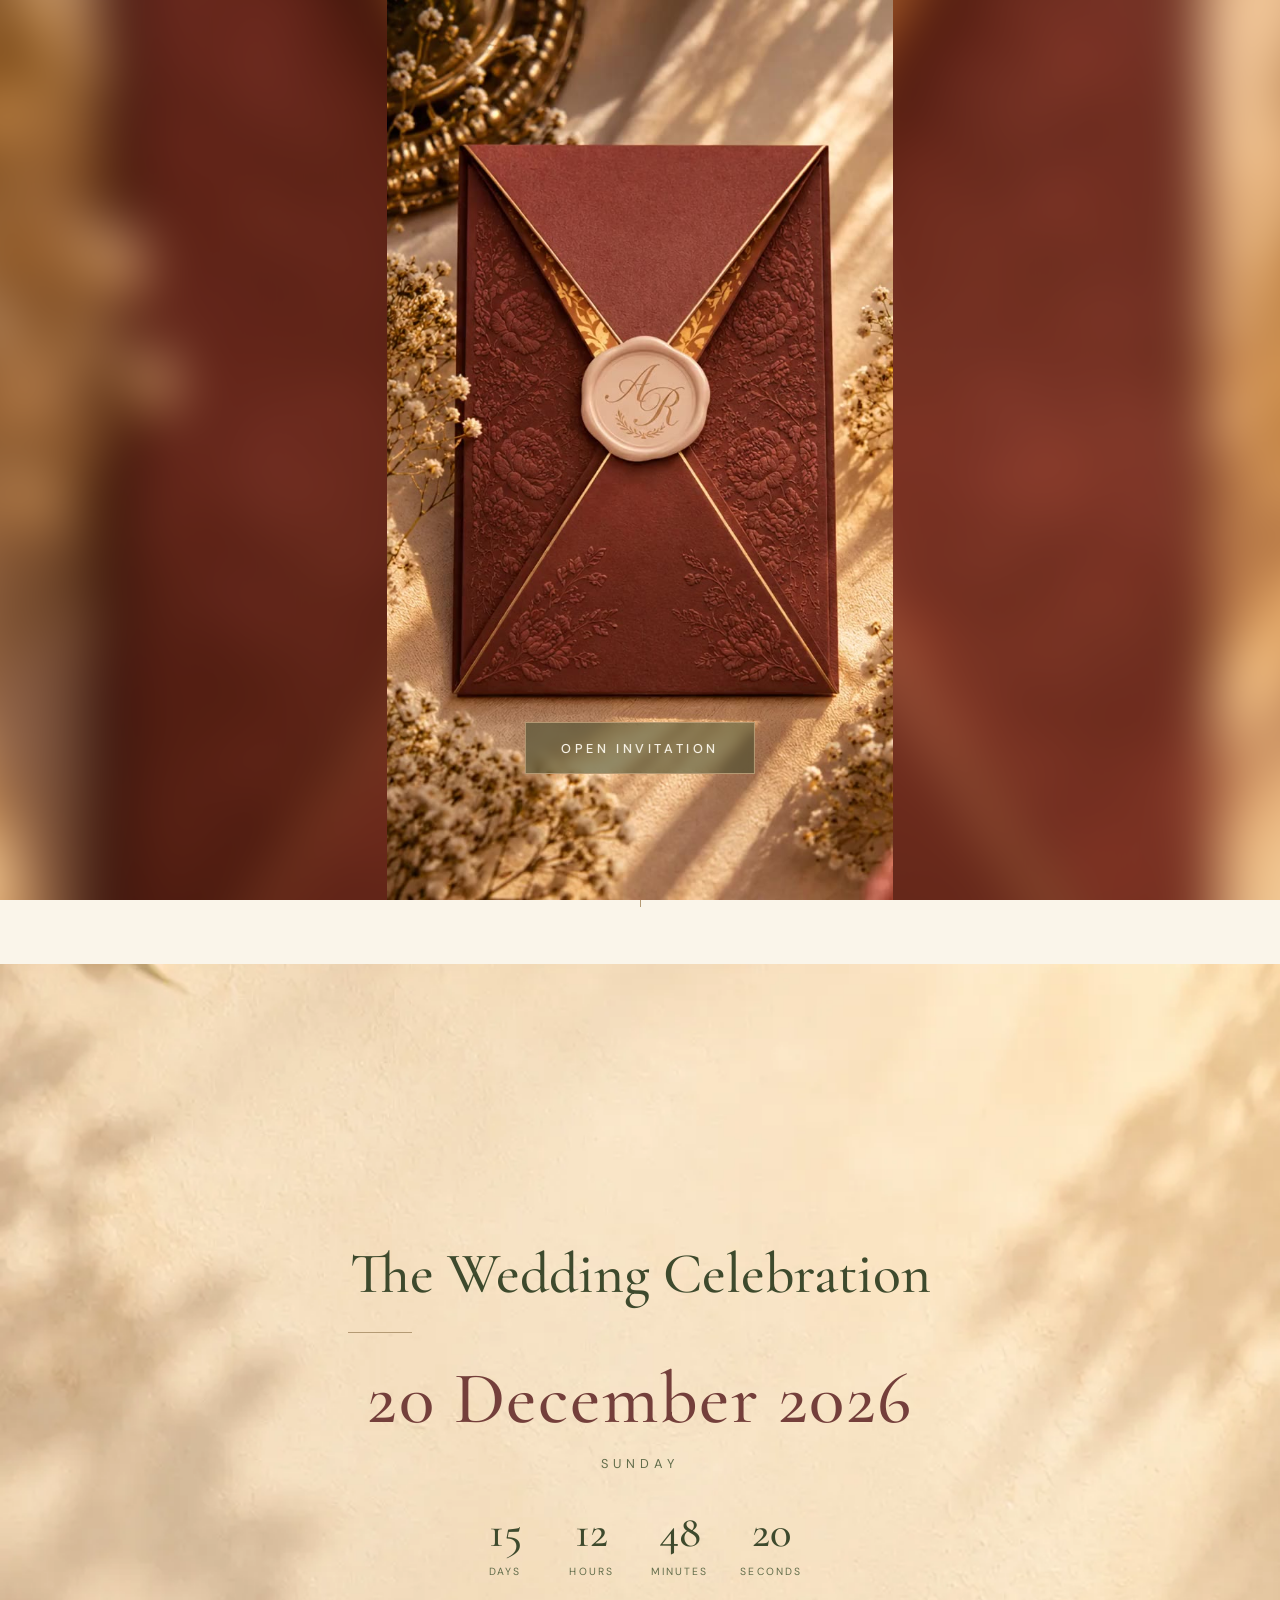
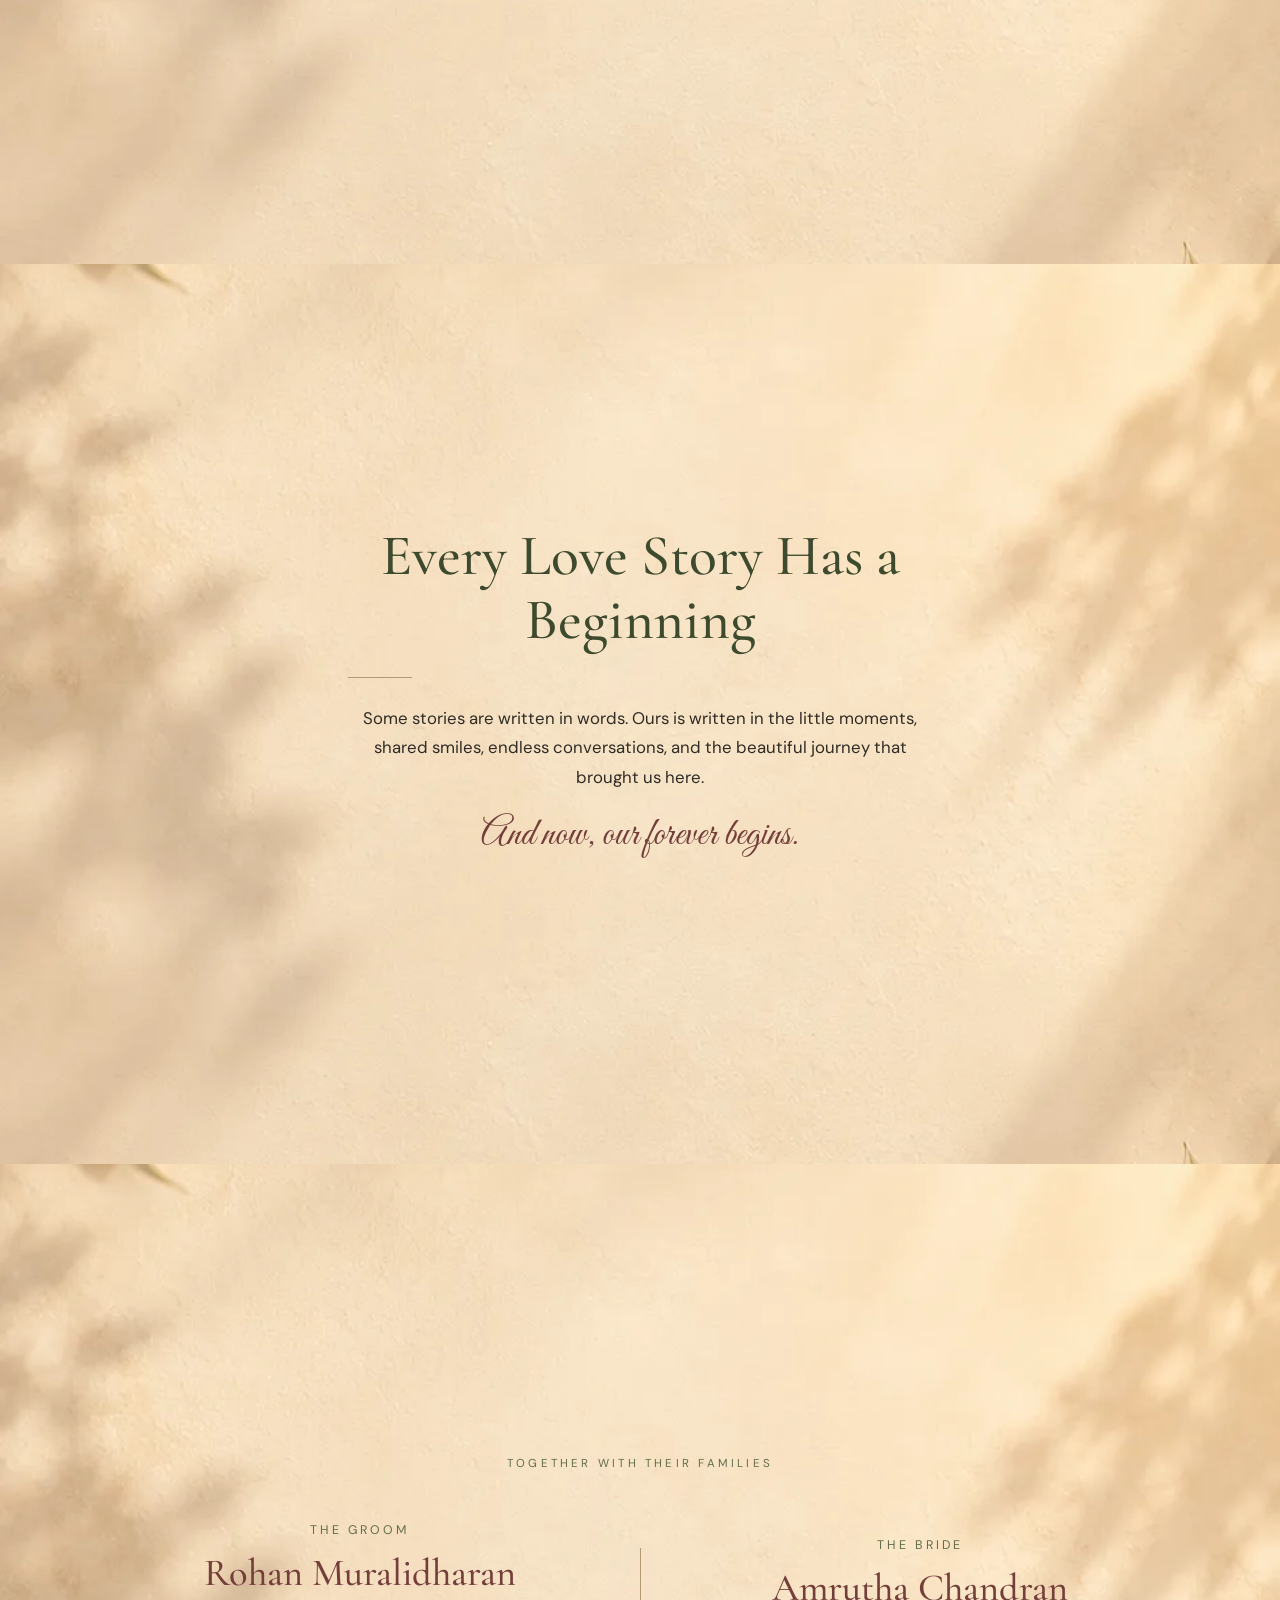
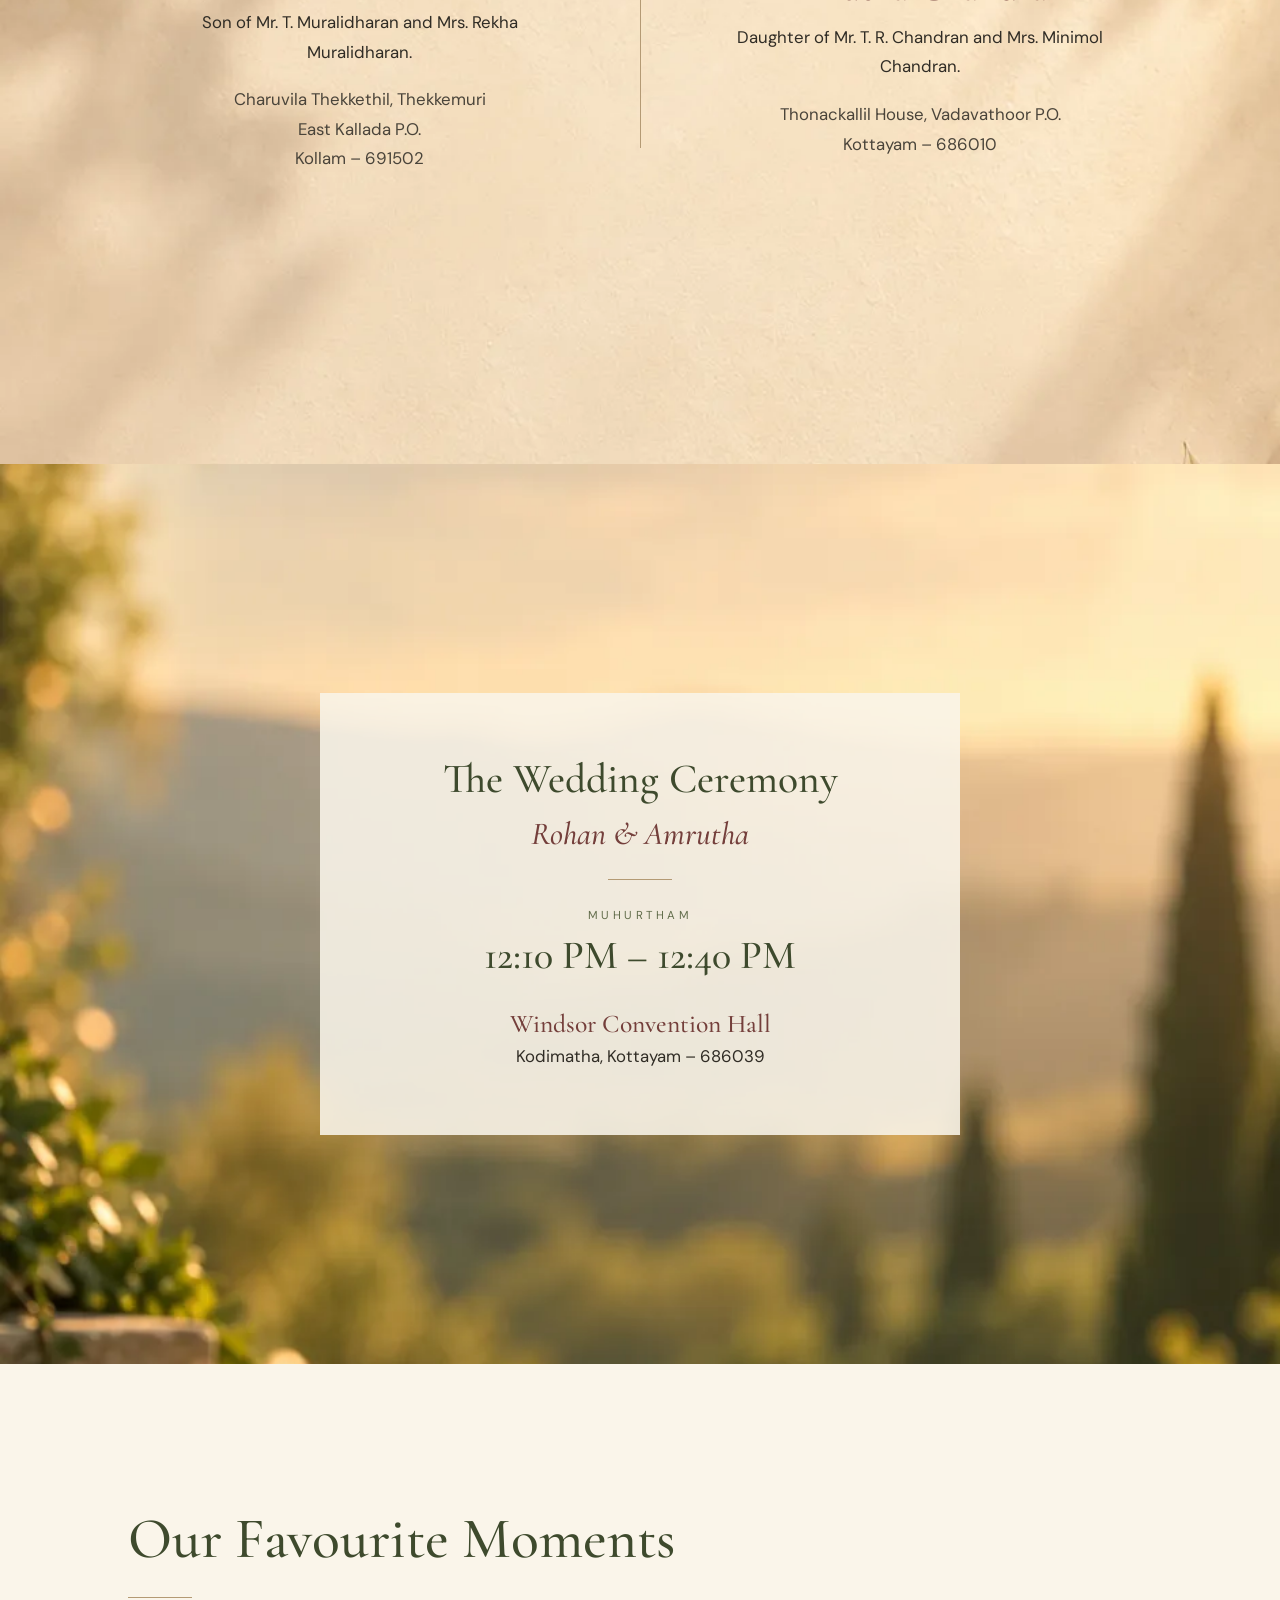
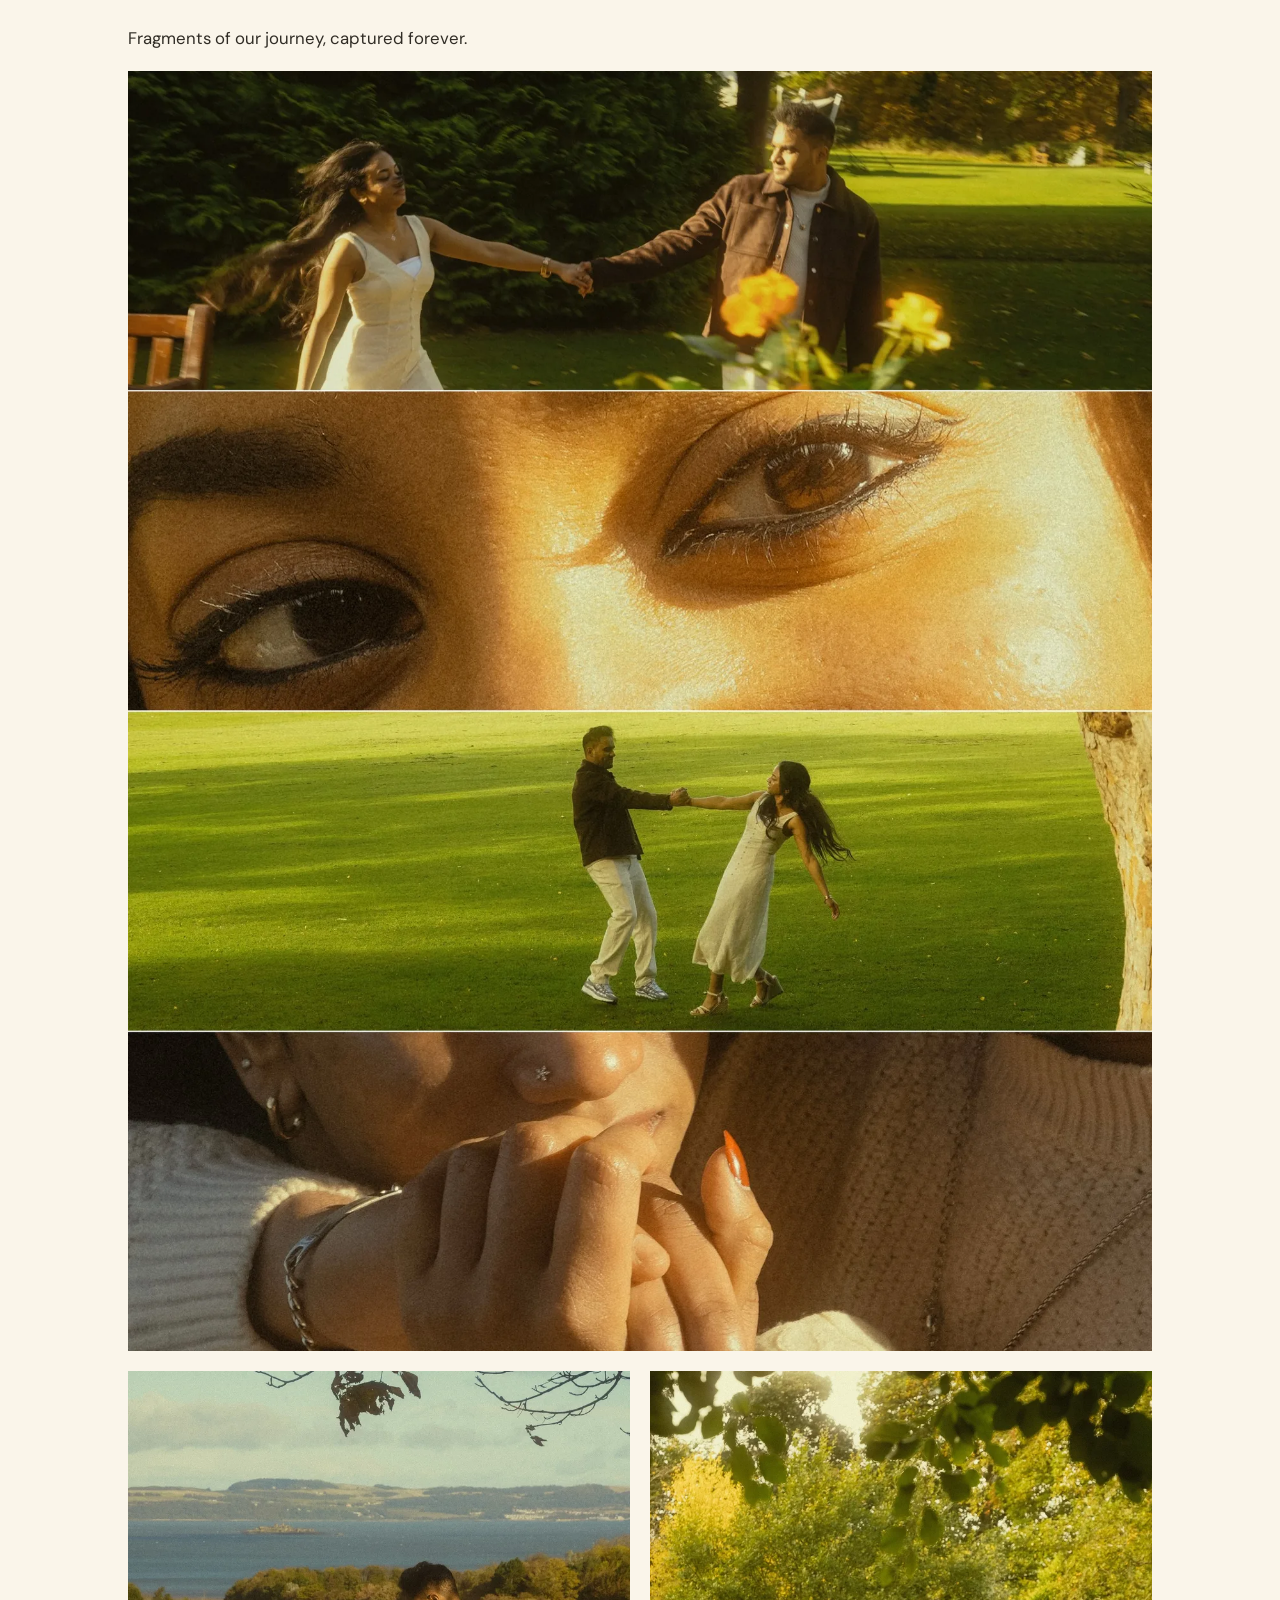
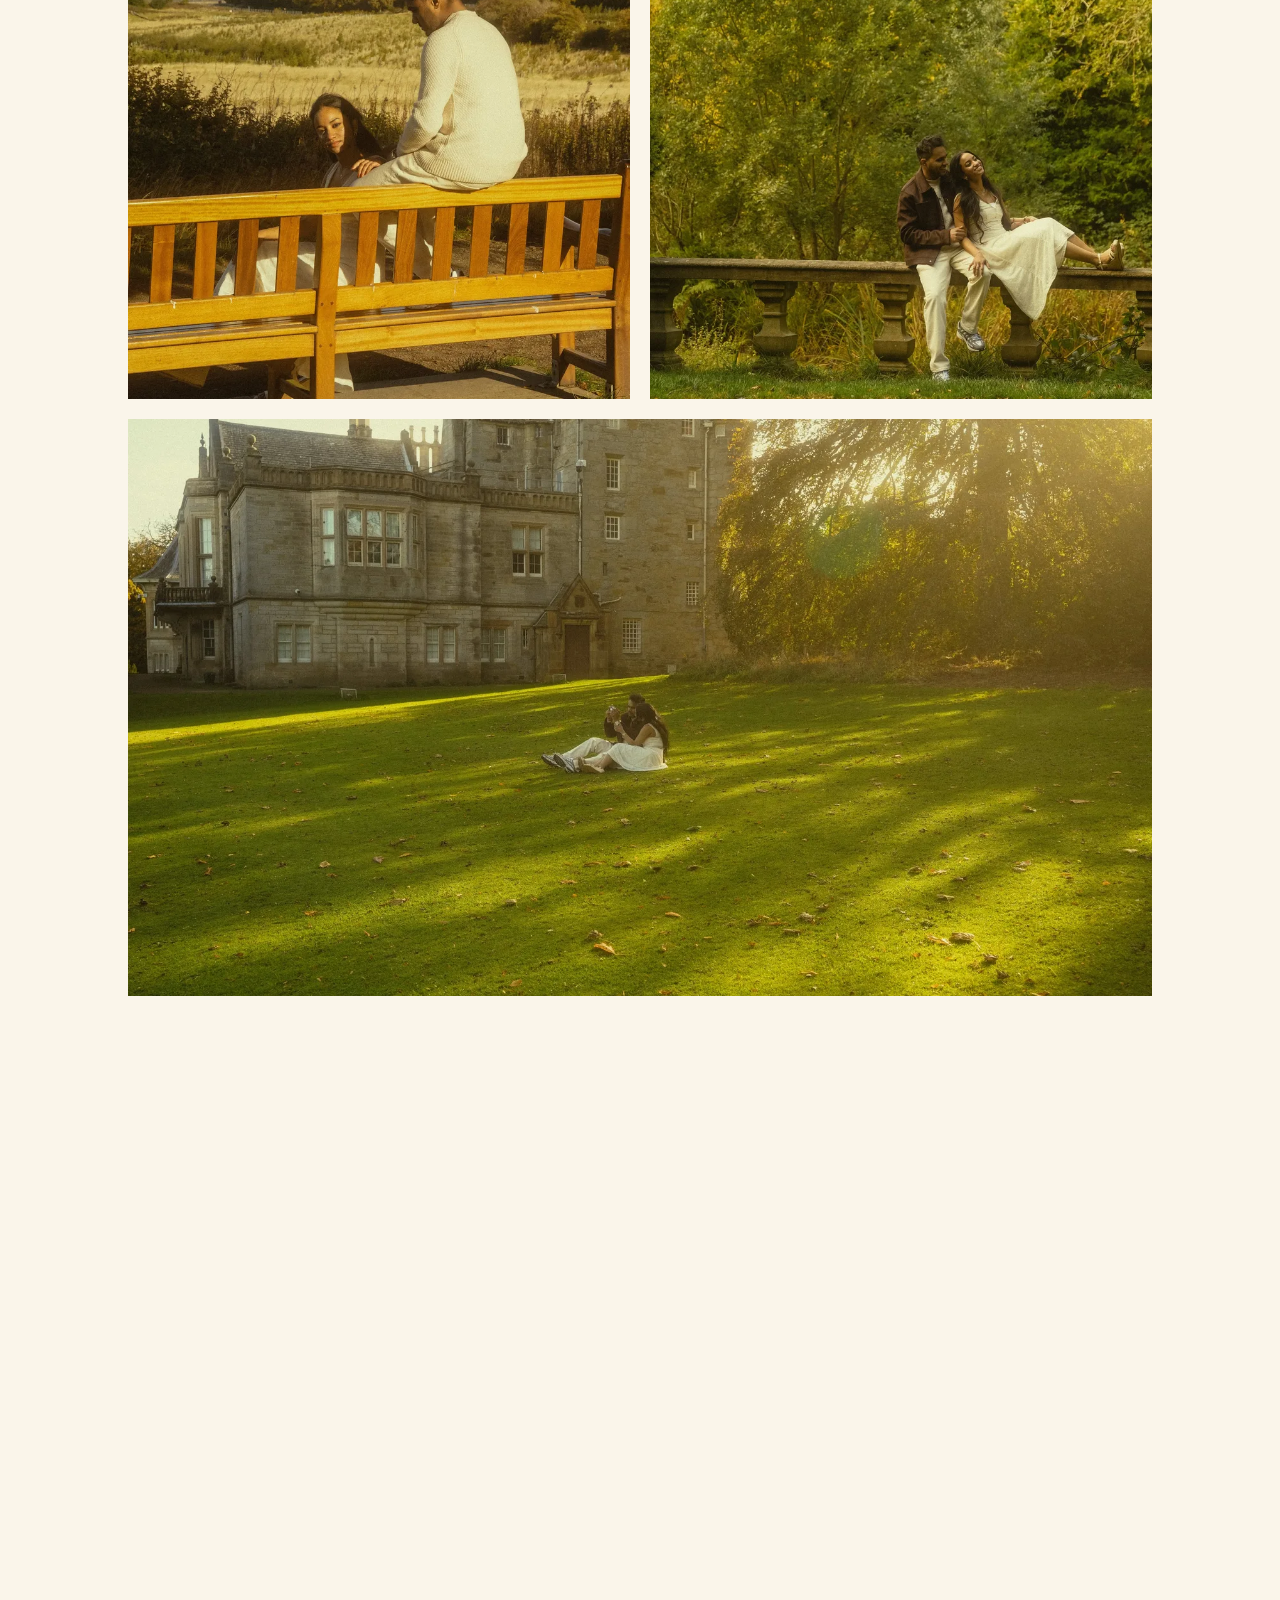
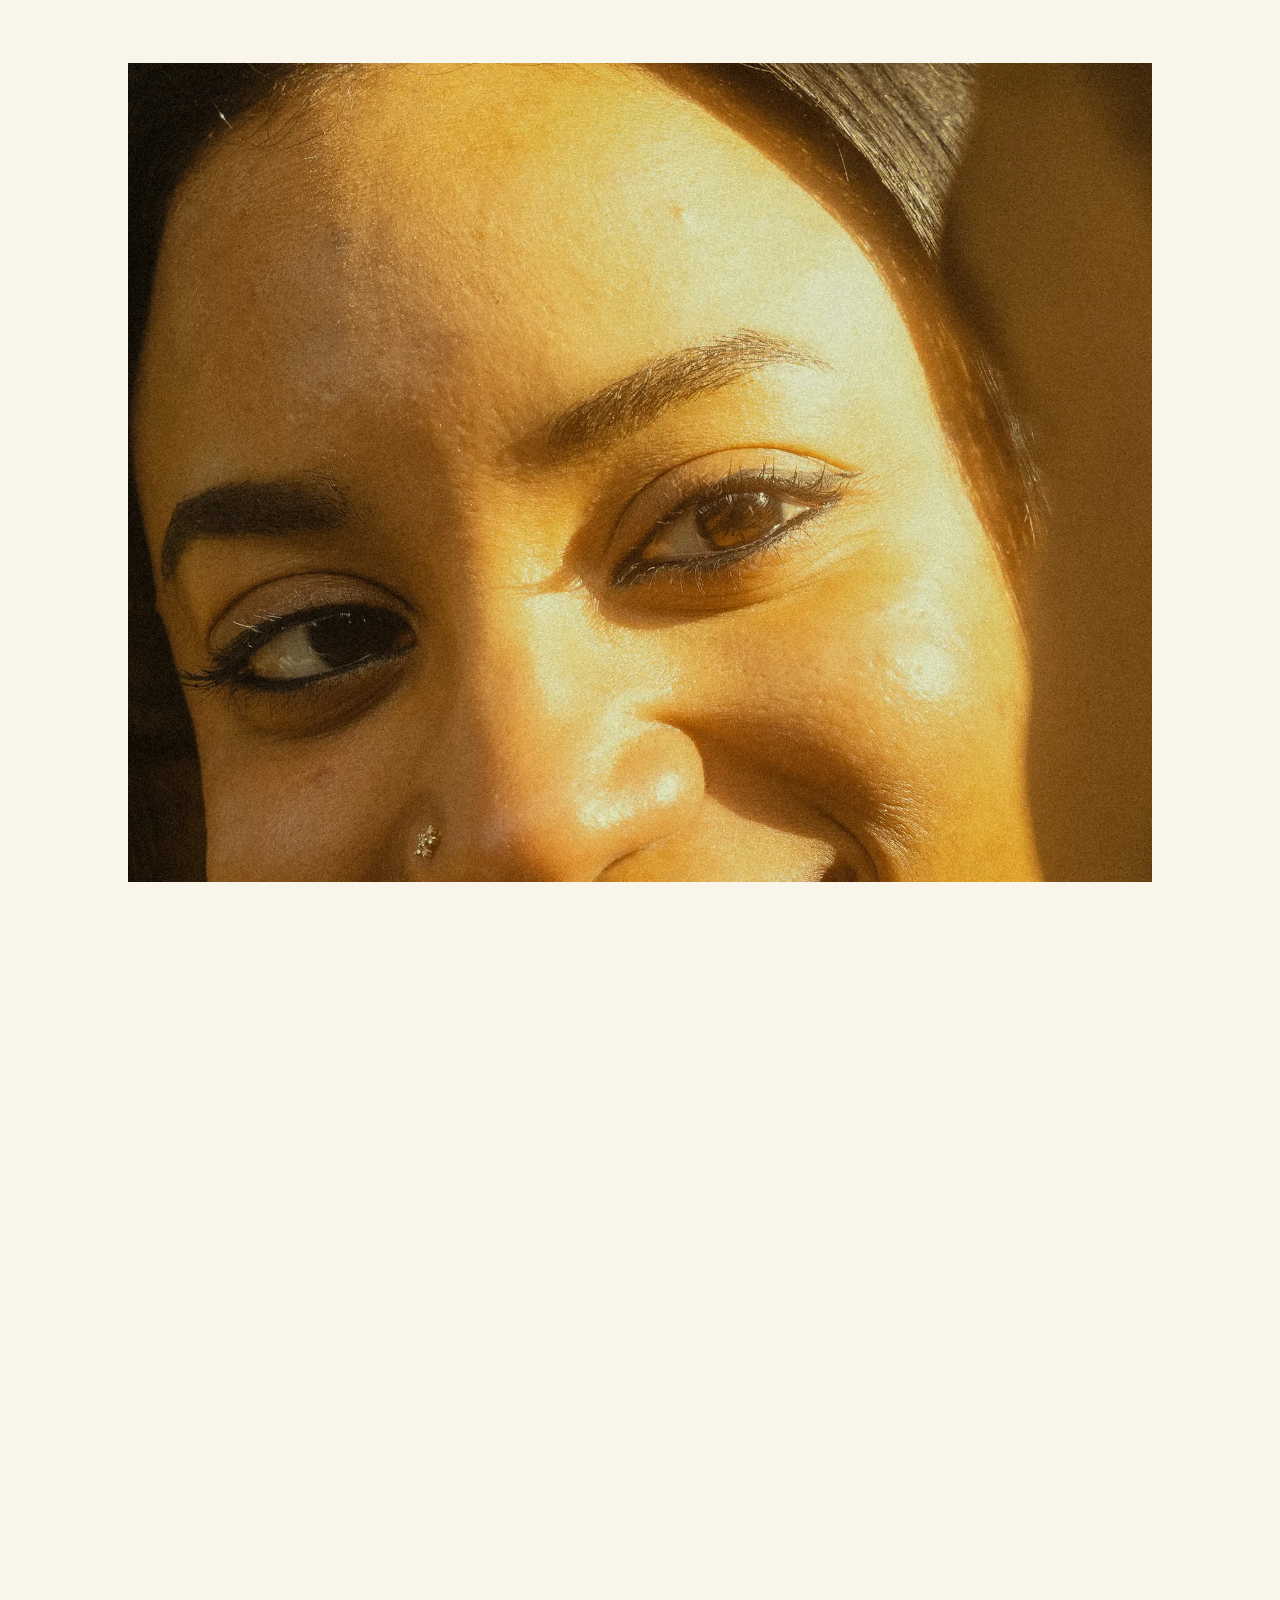
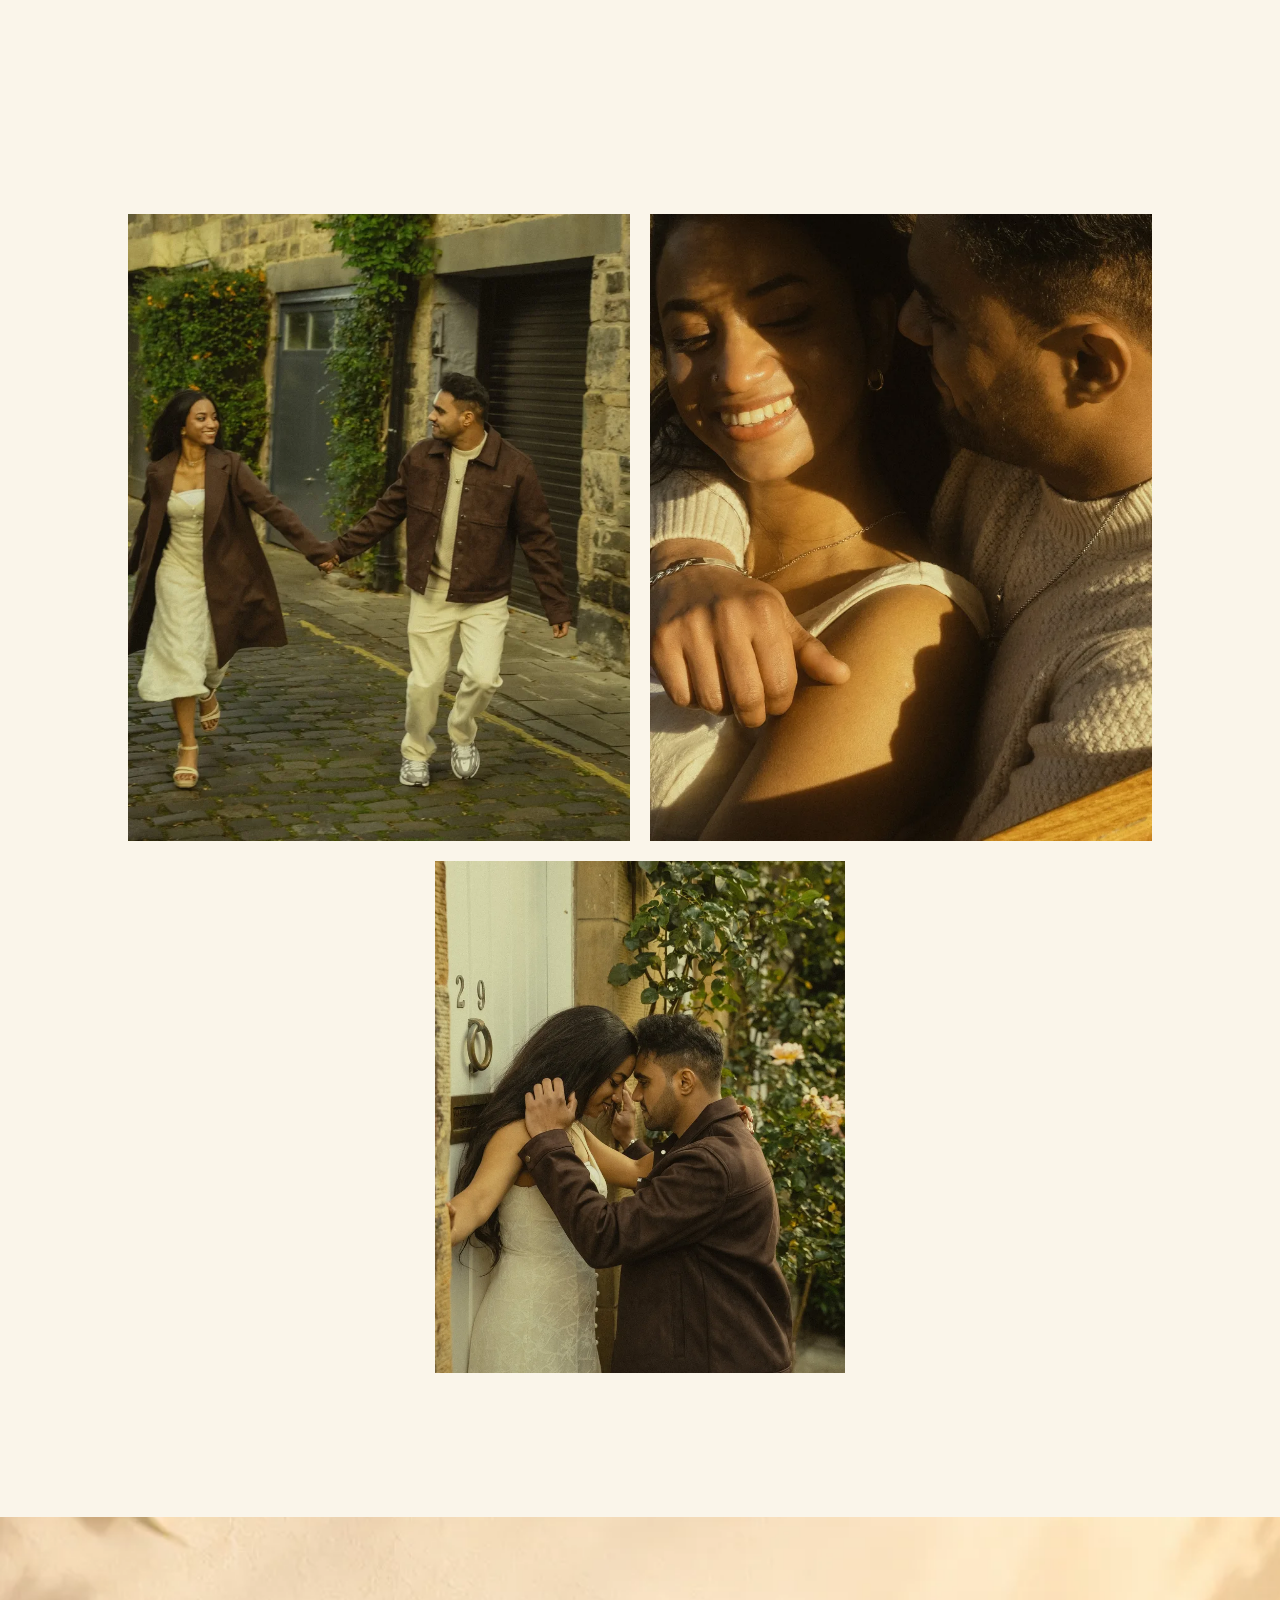
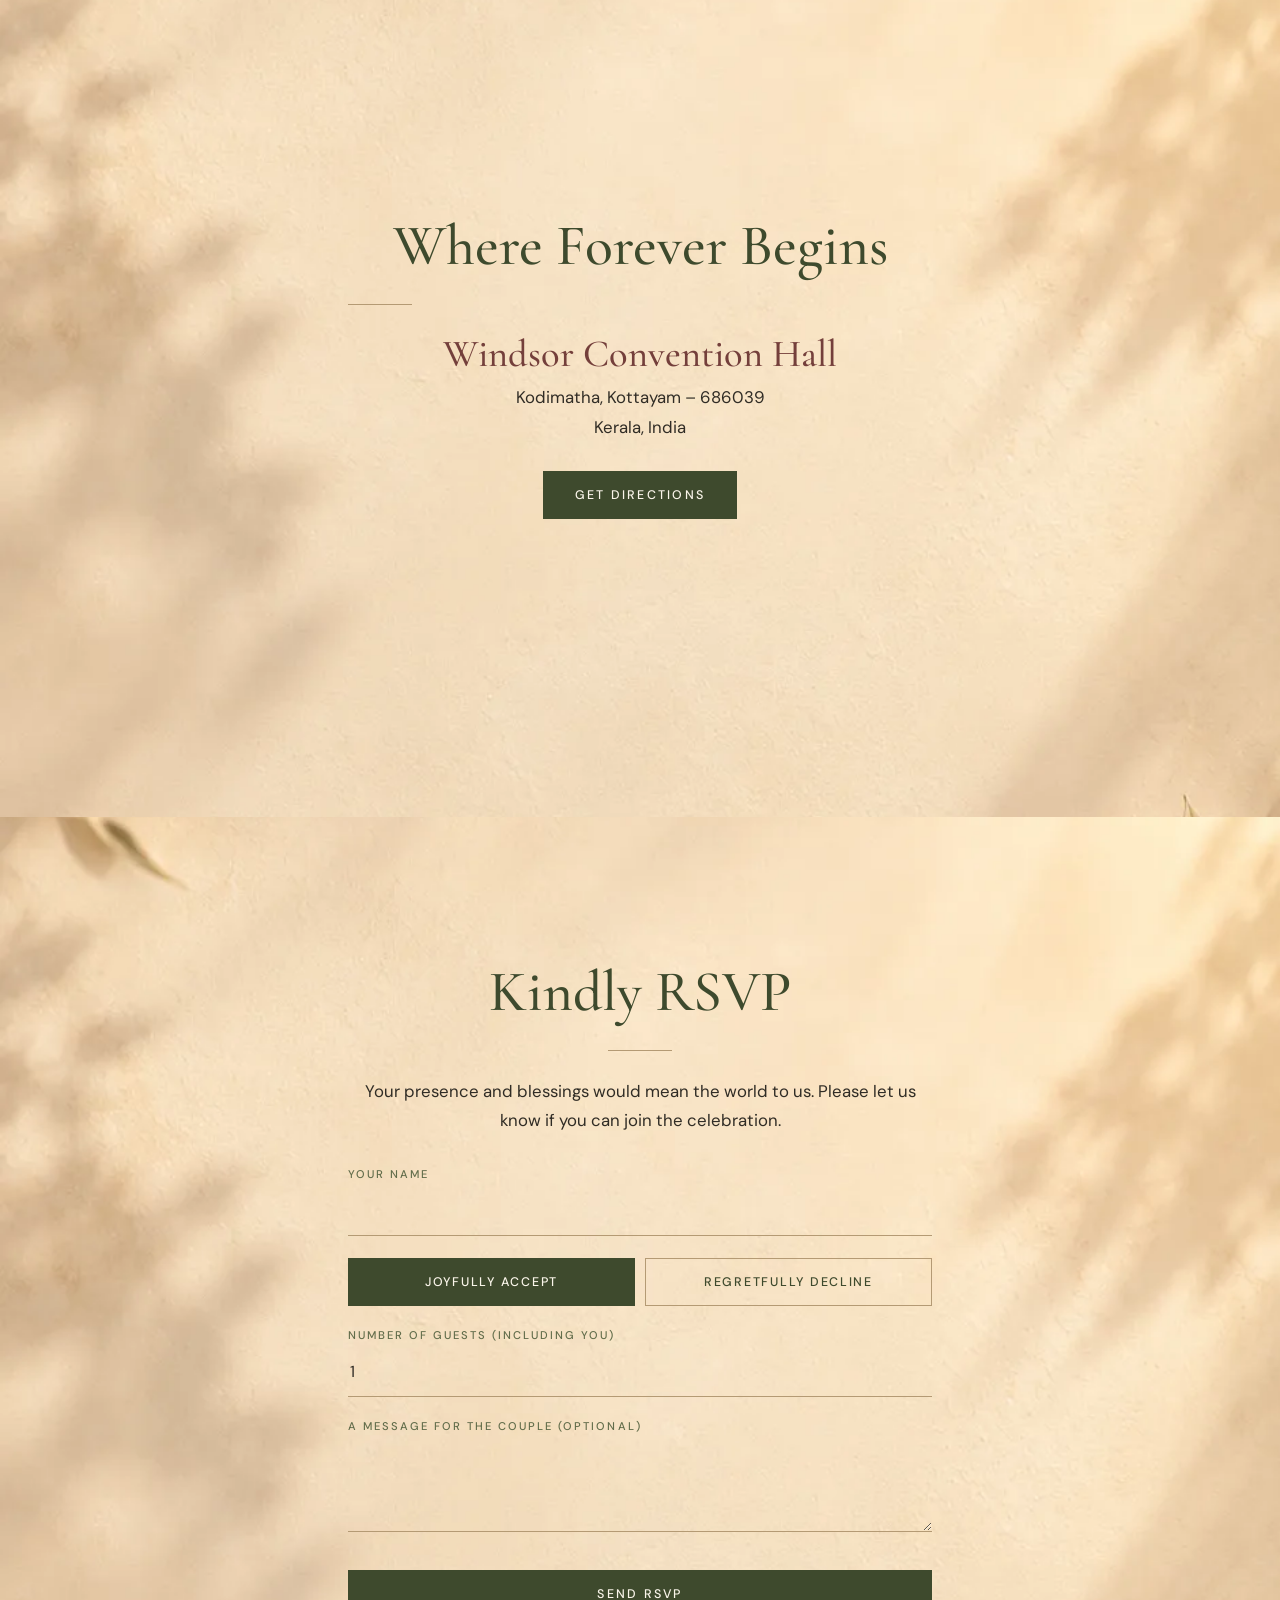
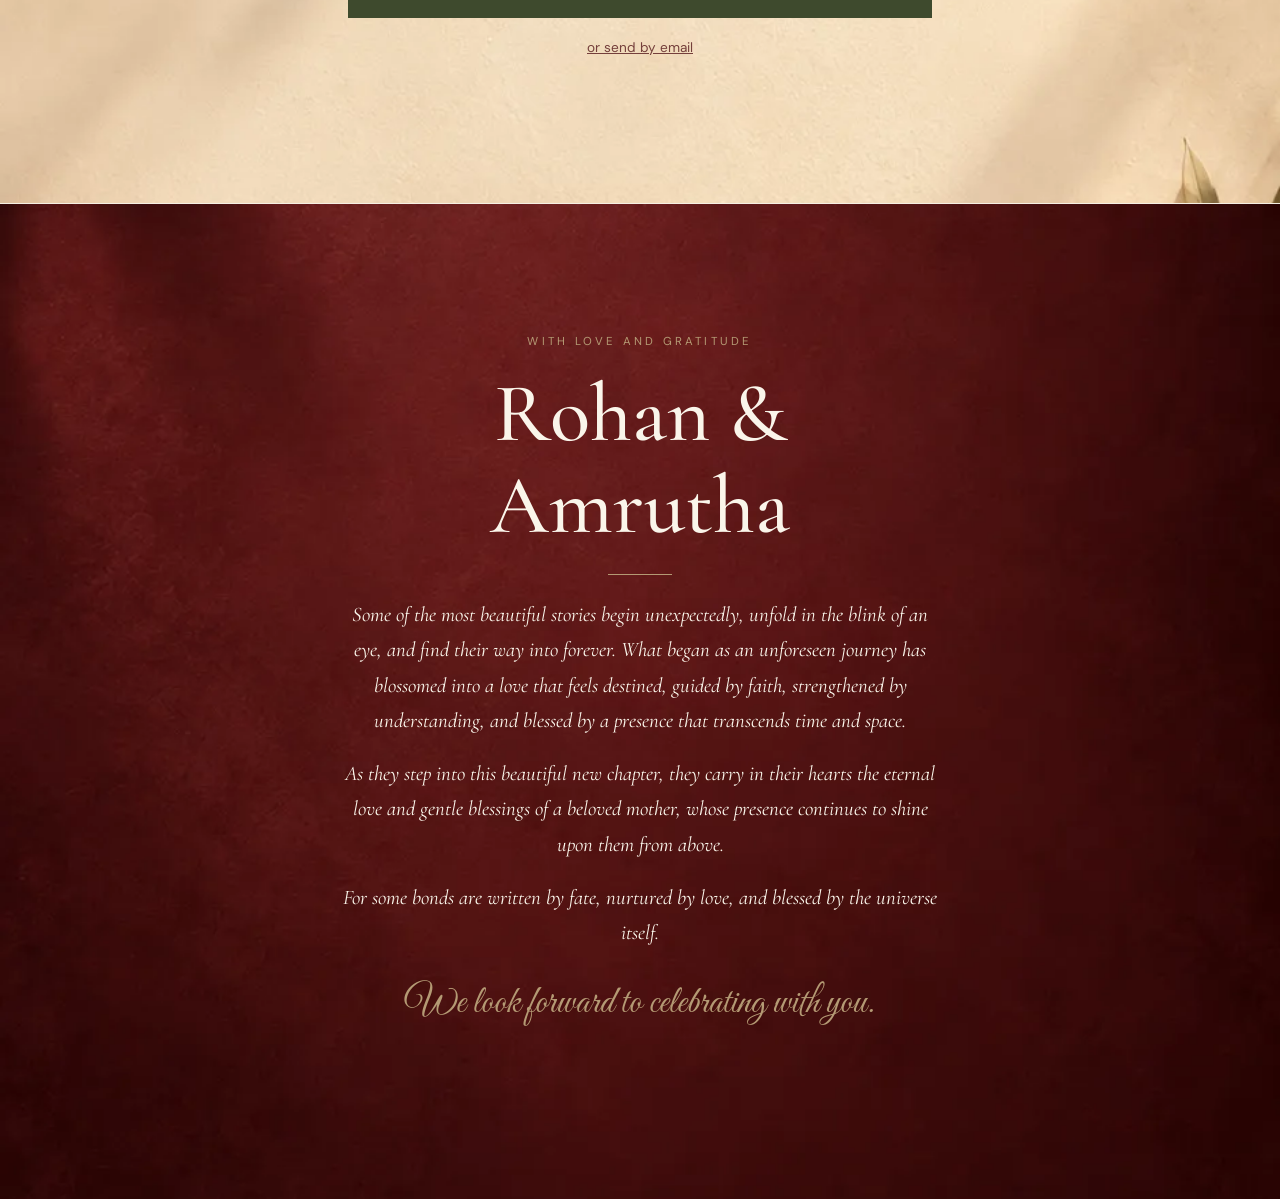
<file: index.html>
<!DOCTYPE html>
<html lang="en">
<head>
<meta charset="utf-8">
<meta name="viewport" content="width=device-width, initial-scale=1, viewport-fit=cover">
<title>Rohan &amp; Amrutha | Wedding Invitation</title>
<meta name="description" content="Join Rohan Muralidharan and Amrutha Chandran as they celebrate the beginning of their forever on 20 December 2026 at Windsor Convention Hall, Kottayam.">
<meta name="theme-color" content="#3E4A2D">
<meta property="og:type" content="website">
<meta property="og:url" content="https://rohan-amrutha.vercel.app/">
<meta property="og:site_name" content="Rohan &amp; Amrutha">
<meta property="og:title" content="Rohan &amp; Amrutha | Wedding Invitation">
<meta property="og:description" content="Join Rohan Muralidharan and Amrutha Chandran as they celebrate the beginning of their forever on 20 December 2026 at Windsor Convention Hall, Kottayam.">
<meta property="og:image" content="https://rohan-amrutha.vercel.app/assets/img/og-image.jpg">
<meta property="og:image:width" content="1200">
<meta property="og:image:height" content="630">
<meta property="og:image:alt" content="Wedding invitation of Rohan and Amrutha, 20 December 2026, Windsor Convention Hall, Kottayam">
<meta name="twitter:card" content="summary_large_image">
<meta name="twitter:title" content="Rohan &amp; Amrutha | Wedding Invitation">
<meta name="twitter:description" content="Join Rohan Muralidharan and Amrutha Chandran as they celebrate the beginning of their forever on 20 December 2026 at Windsor Convention Hall, Kottayam.">
<meta name="twitter:image" content="https://rohan-amrutha.vercel.app/assets/img/og-image.jpg">
<link rel="canonical" href="https://rohan-amrutha.vercel.app/">
<link rel="preconnect" href="https://fonts.googleapis.com">
<link rel="preconnect" href="https://fonts.gstatic.com" crossorigin>
<link href="https://fonts.googleapis.com/css2?family=Cormorant+Garamond:ital,wght@0,400;0,500;0,600;1,400;1,500&family=DM+Sans:wght@400;500&family=Great+Vibes&display=swap" rel="stylesheet">
<link rel="preload" as="image" href="assets/img/hero-800.webp" imagesrcset="assets/img/hero-800.webp 800w, assets/img/hero-1600.webp 1600w" imagesizes="(min-width:900px) 560px, 100vw" fetchpriority="high">
<link rel="stylesheet" href="css/style.css">
</head>
<body class="intro-active" data-sheet="https://script.google.com/macros/s/AKfycbysj4qAj-ASG2ZV7-PJkSJelIHwtwZMm600zPqkq0aK4JVD78wS71Y9dnARG3Nfr4O7/exec" data-names="Rohan &amp; Amrutha" data-side="groom">

<!-- 01 Opening video -->
<div class="intro" id="intro" aria-hidden="true">
  <img class="poster" src="assets/img/video-poster.jpg" width="720" height="1280" alt="" fetchpriority="high">
  <video id="introVideo" muted playsinline webkit-playsinline preload="auto" width="720" height="1280">
    <source src="assets/video/wedding-opening.mp4" type="video/mp4">
  </video>
  <button class="open" id="openBtn" type="button">Open Invitation</button>
  <button class="skip" id="skipIntro" type="button" aria-label="Skip intro">Skip intro</button>
</div>

<button class="music" id="musicBtn" type="button" aria-label="Play background music" hidden>
  <svg viewBox="0 0 24 24" width="18" height="18" aria-hidden="true"><path class="i-play" d="M8 5v14l11-7z" fill="currentColor"/><path class="i-pause" d="M7 5h4v14H7zm6 0h4v14h-4z" fill="currentColor"/></svg>
</button>

<main>
  <header class="hero" id="top">
    <img class="hero-img" id="heroImg" src="assets/img/hero-1200.jpg" srcset="assets/img/hero-800.webp 800w, assets/img/hero-1600.webp 1600w" sizes="(min-width:900px) 560px, 100vw" width="2061" height="2576" alt="Four-panel film-style portrait of Rohan and Amrutha in a garden" fetchpriority="high" decoding="async">
    <div class="hero-text">
      <p class="eyebrow">Together with their families</p>
      <h1>Rohan &amp; Amrutha</h1>
      <p class="script">The beginning of our forever.</p>
      <a class="scroll-ind" href="#date" aria-label="Scroll down"><span></span></a>
    </div>
  </header>

  <section class="sec bg-botanical date" id="date">
    <div class="wrap narrow center" data-reveal>
      <h2>The Wedding Celebration</h2>
      <span class="rule"></span>
      <time class="bigdate" datetime="2026-12-20">20 December 2026</time>
      <p class="day">Sunday</p>
      <div class="countdown" id="countdown" hidden aria-live="off">
        <div><b data-u="d">0</b><span>Days</span></div><div><b data-u="h">0</b><span>Hours</span></div><div><b data-u="m">0</b><span>Minutes</span></div><div><b data-u="s">0</b><span>Seconds</span></div>
      </div>
    </div>
  </section>

  <section class="sec bg-botanical" id="story">
    <div class="wrap narrow center" data-reveal>
      <h2>Every Love Story Has a Beginning</h2>
      <span class="rule"></span>
      <p>Some stories are written in words. Ours is written in the little moments, shared smiles, endless conversations, and the beautiful journey that brought us here.</p>
      <p class="script">And now, our forever begins.</p>
    </div>
  </section>

  <section class="sec bg-botanical couple" id="couple">
    <div class="wrap">
      <p class="eyebrow center" data-reveal>Together with their families</p>
      <div class="pair">
        <article data-reveal><h3>The Groom</h3><p class="name">Rohan Muralidharan</p><p>Son of Mr. T. Muralidharan and Mrs. Rekha Muralidharan.</p><address>Charuvila Thekkethil, Thekkemuri<br>East Kallada P.O.<br>Kollam – 691502</address></article>
        <span class="rule v"></span>
        <article data-reveal><h3>The Bride</h3><p class="name">Amrutha Chandran</p><p>Daughter of Mr. T. R. Chandran and Mrs. Minimol Chandran.</p><address>Thonackallil House, Vadavathoor P.O.<br>Kottayam – 686010</address></article>
      </div>
    </div>
  </section>

  <section class="sec bg-events" id="events">
    <div class="wrap">
      <div class="panel ceremony stagger">
        <h2>The Wedding Ceremony</h2>
        <p class="names">Rohan &amp; Amrutha</p>
        <span class="rule"></span>
        <p class="mu">Muhurtham</p>
        <p class="time">12:10 PM – 12:40 PM</p>
        <p class="vn">Windsor Convention Hall</p>
        <address>Kodimatha, Kottayam – 686039</address>
      </div>
    </div>
  </section>

  <section class="sec gallery" id="gallery">
    <div class="wrap">
      <div class="copy-top" data-reveal><h2>Our Favourite Moments</h2><span class="rule"></span><p>Fragments of our journey, captured forever.</p></div>
      <div class="masonry" id="masonry"></div>
    </div>
  </section>

  <section class="sec venue bg-botanical" id="venue">
    <div class="wrap narrow center" data-reveal>
      <h2>Where Forever Begins</h2><span class="rule"></span>
      <p class="name">Windsor Convention Hall</p>
      <address>Kodimatha, Kottayam – 686039<br>Kerala, India</address>
      <a class="btn" id="directions" target="_blank" rel="noopener" href="https://www.google.com/maps/search/?api=1&amp;query=Windsor+Convention+Hall+Kodimatha+Kottayam+686039">Get Directions</a>
    </div>
  </section>

  <section class="sec bg-botanical rsvp" id="rsvp" hidden>
    <div class="wrap narrow center" data-reveal>
      <h2>Kindly RSVP</h2>
      <span class="rule"></span>
      <p>Your presence and blessings would mean the world to us. Please let us know if you can join the celebration.</p>
      <form class="rsvp-form" id="rsvpForm" novalidate>
        <label class="fld"><span>Your name</span><input type="text" name="name" autocomplete="name" required maxlength="80"></label>
        <fieldset class="choice"><legend class="sr">Will you attend?</legend>
          <label><input type="radio" name="attend" value="yes" checked><span>Joyfully accept</span></label>
          <label><input type="radio" name="attend" value="no"><span>Regretfully decline</span></label>
        </fieldset>
        <label class="fld" id="guestsWrap"><span>Number of guests (including you)</span>
          <select name="guests"><option>1</option><option>2</option><option>3</option><option>4</option><option>5</option><option>6</option></select></label>
        <label class="fld"><span>A message for the couple (optional)</span><textarea name="msg" rows="3" maxlength="300"></textarea></label>
        <p class="err" id="rsvpErr" role="alert" hidden>Please enter your name.</p>
        <input type="text" name="website" tabindex="-1" autocomplete="off" aria-hidden="true" class="hp">
        <button class="btn" type="submit" id="rsvpSend">Send RSVP</button>
        <a class="alt" id="rsvpMail" href="#" hidden>or send by email</a>
        <p class="err" id="rsvpFail" role="alert" hidden>Sorry, that didn't send. Please check your connection and try again.</p>
        <p class="thanks" id="rsvpThanks" hidden>Thank you! Your reply has been received. We can't wait to celebrate with you.</p>
      </form>
    </div>
  </section>

  <section class="closing" id="closing">
    <div class="closing-in" data-reveal>
      <p class="eyebrow">With love and gratitude</p>
      <h2 class="big">Rohan &amp; Amrutha</h2>
      <span class="rule"></span>
      <p class="quote-text">Some of the most beautiful stories begin unexpectedly, unfold in the blink of an eye, and find their way into forever. What began as an unforeseen journey has blossomed into a love that feels destined, guided by faith, strengthened by understanding, and blessed by a presence that transcends time and space.</p>
      <p class="quote-text">As they step into this beautiful new chapter, they carry in their hearts the eternal love and gentle blessings of a beloved mother, whose presence continues to shine upon them from above.</p>
      <p class="quote-text">For some bonds are written by fate, nurtured by love, and blessed by the universe itself.</p>
      <p class="script">We look forward to celebrating with you.</p>
    </div>
  </section>
</main>

<div class="lightbox" id="lightbox" role="dialog" aria-modal="true" aria-label="Photo viewer" hidden>
  <button class="lb-close" aria-label="Close">&times;</button>
  <button class="lb-prev" aria-label="Previous photo">&#8249;</button>
  <img alt="" id="lbImg">
  <button class="lb-next" aria-label="Next photo">&#8250;</button>
</div>

<script src="js/script.js" defer></script>
</body>
</html>
</file>
<file: css/style.css>
:root{
  --ivory:#F5EFE3;--cream:#FAF5EA;--olive:#626D4B;--deep:#3E4A2D;--burgundy:#743F3B;--gold:#B49A74;--text:#302C25;
  --serif:"Cormorant Garamond",Georgia,serif;--sans:"DM Sans",system-ui,sans-serif;--script:"Great Vibes",cursive;
  --pad:clamp(1.25rem,5vw,3rem);
}
*,*::before,*::after{box-sizing:border-box}
html{scroll-behavior:smooth;-webkit-text-size-adjust:100%}
body{margin:0;background:var(--ivory);color:var(--text);font:400 clamp(.95rem,.9rem + .25vw,1.05rem)/1.75 var(--sans);overflow-x:hidden}
body.intro-active{overflow:hidden;height:100svh}
img,video{display:block;max-width:100%}
h1,h2,h3{font-family:var(--serif);font-weight:500;line-height:1.1;margin:0;color:var(--deep)}
h2{font-size:clamp(2rem,6.5vw,3.6rem)}
h3{font-size:clamp(1.6rem,4.5vw,2.2rem)}
p{margin:0 0 1.1em}
address{font-style:normal}
.script{font-family:var(--script);font-size:clamp(1.7rem,5.5vw,2.4rem);color:var(--burgundy);line-height:1.3}
.eyebrow{font-size:.72rem;letter-spacing:.28em;text-transform:uppercase;color:var(--olive);margin-bottom:1.2rem}
.center{text-align:center}
.wrap{width:100%;max-width:1120px;margin:0 auto;padding:0 var(--pad)}
.wrap.narrow{max-width:680px}
.sec{padding:clamp(4.5rem,12vw,9rem) 0}
.rule{display:block;width:64px;height:1px;background:var(--gold);margin:1.6rem 0;transform-origin:left;transform:scaleX(0);transition:transform .9s .2s ease}
.in .rule,.rule.in{transform:scaleX(1)}

/* Backgrounds */
.bg-botanical{background:var(--ivory) url(../assets/img/bg-botanical.webp) center/cover no-repeat}
.bg-events{background:var(--deep) url(../assets/img/bg-events.webp) center/cover no-repeat}

/* Intro */
.intro{position:fixed;inset:0;z-index:100;background:#8a5a3a;overflow:hidden;transition:opacity .7s ease}
.intro::before{content:"";position:absolute;inset:-8%;background:url(../assets/img/video-poster.jpg) center/cover;filter:blur(28px)}
.intro.out{opacity:0;pointer-events:none}
.intro video{position:relative;width:100%;height:100%;object-fit:contain;object-position:center}
.skip{position:absolute;z-index:2;right:max(1rem,env(safe-area-inset-right));bottom:max(1.25rem,env(safe-area-inset-bottom));min-height:44px;padding:0 1.1rem;background:rgba(0,0,0,.35);border:1px solid rgba(250,245,234,.5);color:var(--cream);font:500 .75rem var(--sans);letter-spacing:.12em;cursor:pointer}
.skip:hover,.skip:focus-visible{background:rgba(0,0,0,.55)}

/* Hero */
.hero{min-height:100svh;display:flex;flex-direction:column;align-items:center;background:var(--cream)}
.hero-img{width:100%;max-width:560px;height:auto;aspect-ratio:2061/2576;margin:0 auto}
.hero-text{text-align:center;padding:clamp(2rem,6vw,3.5rem) var(--pad) 3rem}
.hero h1{font-size:clamp(2.8rem,13vw,6rem);overflow-wrap:break-word}
.hero .script{margin:.8rem 0 0}
.scroll-ind{display:inline-flex;justify-content:center;width:44px;height:44px;margin-top:1.5rem}
.scroll-ind span{width:1px;height:36px;background:var(--gold);animation:drop 2.2s ease-in-out infinite;transform-origin:top}
@keyframes drop{0%{transform:scaleY(0)}50%{transform:scaleY(1)}100%{transform:scaleY(1);opacity:0}}

/* Split / story */
.split{display:grid;gap:clamp(2rem,6vw,3rem);align-items:center}
.copy p{max-width:34em}
.split figure,.asym figure,.full{margin:0}
figure img{width:100%;height:auto}
@media(min-width:900px){.split{grid-template-columns:1fr 1fr;gap:6rem}}

/* Reveal */
[data-reveal]{opacity:0;transform:translateY(24px);transition:opacity .8s ease,transform .8s ease}
[data-reveal].in{opacity:1;transform:none}
.reveal-img{overflow:hidden;clip-path:inset(12% 0 0 0);opacity:0;transition:clip-path .9s ease,opacity .9s ease}
.reveal-img img{transform:scale(1.06);transition:transform 1.6s ease}
.reveal-img.in{clip-path:inset(0);opacity:1}
.reveal-img.in img{transform:scale(1)}

/* Couple */
.pair{display:grid;gap:2.5rem;text-align:center;margin-top:1rem}
.pair .name{font:500 clamp(1.7rem,6vw,2.4rem)/1.15 var(--serif);color:var(--burgundy);margin-bottom:.8rem}
.pair h3{font:400 .78rem var(--sans);letter-spacing:.24em;text-transform:uppercase;color:var(--olive);margin-bottom:.8rem}
.pair p{max-width:24em;margin-left:auto;margin-right:auto}
.pair address{color:#4a443a}
.rule.v{margin:0 auto;transform:scaleX(1)}
@media(min-width:900px){
  .pair{grid-template-columns:1fr auto 1fr;align-items:center;gap:3rem;margin-top:3rem}
  .rule.v{width:1px;height:200px;margin:0}
}

/* Events */
.panel{background:rgba(250,245,234,.88);padding:clamp(1.75rem,6vw,3rem);text-align:center}
.panel .rule{margin-left:auto;margin-right:auto;transform-origin:center}
.panel p:last-child{margin-bottom:0}

/* Date + countdown */
.date{min-height:70svh;display:grid;align-items:center}
.bigdate{display:block;font:500 clamp(2.4rem,10vw,4.6rem)/1.1 var(--serif);color:var(--burgundy);letter-spacing:.02em}
.day{font-size:.8rem;letter-spacing:.4em;text-transform:uppercase;color:var(--olive);margin:.8rem 0 0}
.countdown{display:flex;justify-content:center;gap:clamp(.8rem,4vw,2rem);margin-top:2.2rem}
.countdown[hidden]{display:none}
.countdown div{min-width:3.4rem}
.countdown b{display:block;font:500 clamp(1.8rem,8vw,2.8rem)/1 var(--serif);color:var(--deep)}
.countdown span{font-size:.65rem;letter-spacing:.2em;text-transform:uppercase;color:var(--olive)}
.closing .bigdate{color:var(--cream)}.closing .mu{font:italic 400 1.2rem var(--serif);color:var(--gold);margin:.9rem 0 1.6rem;letter-spacing:.02em}.closing .vn{font:500 1.5rem var(--serif);margin:0}.closing address{opacity:.9}.closing .eyebrow{margin-bottom:1rem}
.closing .script{margin-top:2.2rem}
/* Gallery */
.gallery{background:var(--cream)}
.masonry{display:grid;grid-template-columns:repeat(2,1fr);gap:clamp(.6rem,2vw,1.25rem);align-items:start}
.masonry button{display:block;width:100%;padding:0;border:0;background:none;cursor:zoom-in;overflow:hidden}
.masonry .full{grid-column:1/-1}
.masonry .solo{grid-column:1/-1;width:min(72%,460px);justify-self:center}
.masonry img{width:100%;height:auto;transition:transform .9s ease,opacity .8s}
.masonry button:hover img{transform:scale(1.03)}
.masonry button:focus-visible{outline:2px solid var(--gold);outline-offset:2px}
@media(min-width:900px){.masonry{grid-template-columns:repeat(6,1fr)}.masonry button{grid-column:span 3}.masonry .full{grid-column:1/-1}.masonry .solo{grid-column:1/-1;width:min(40%,460px)}}

/* Venue */
.venue .name{font:500 clamp(1.7rem,6vw,2.4rem)/1.2 var(--serif);color:var(--burgundy);margin-bottom:.4rem}
.btn{display:inline-flex;align-items:center;justify-content:center;min-height:48px;margin-top:1.8rem;padding:0 2rem;background:var(--deep);color:var(--cream);font:500 .78rem var(--sans);letter-spacing:.18em;text-transform:uppercase;text-decoration:none;transition:background .4s}
.btn:hover,.btn:focus-visible{background:var(--burgundy)}

/* Music */
.music{position:fixed;z-index:50;right:max(1rem,env(safe-area-inset-right));bottom:max(1rem,env(safe-area-inset-bottom));width:44px;height:44px;border-radius:50%;border:1px solid var(--gold);background:rgba(250,245,234,.9);color:var(--deep);cursor:pointer;display:grid;place-items:center}
.music[hidden]{display:none}
.music .i-pause{display:none}.music.on .i-pause{display:block}.music.on .i-play{display:none}

/* Lightbox */
.lightbox{position:fixed;inset:0;z-index:200;background:rgba(20,18,14,.95);display:flex;align-items:center;justify-content:center;padding:env(safe-area-inset-top) 0 env(safe-area-inset-bottom)}
.lightbox[hidden]{display:none}
.lightbox img{max-width:100%;max-height:92svh;width:auto;height:auto;object-fit:contain;touch-action:pan-y}
.lightbox button{position:absolute;background:none;border:0;color:var(--cream);font-size:2.6rem;line-height:1;width:52px;height:52px;cursor:pointer}
.lb-close{top:max(.5rem,env(safe-area-inset-top));right:.5rem}
.lb-prev{left:.25rem;top:50%;margin-top:-26px}
.lb-next{right:.25rem;top:50%;margin-top:-26px}
.lightbox button:focus-visible{outline:2px solid var(--gold)}

:focus-visible{outline:2px solid var(--gold);outline-offset:3px}
@media(prefers-reduced-motion:reduce){
  html{scroll-behavior:auto}
  *,*::before,*::after{animation:none!important;transition-duration:.01ms!important}
  [data-reveal],.reveal-img{opacity:1;transform:none;clip-path:none}
  .reveal-img img{transform:none}.rule{transform:scaleX(1)}
}

.closing{min-height:100svh;display:grid;place-items:center;text-align:center;background:#4a1d1d url(../assets/img/bg-closing.webp) center/cover no-repeat;color:var(--cream);padding:clamp(5rem,14vw,8rem) var(--pad)}
.closing-in{max-width:520px}
.closing .big{color:var(--cream);font-size:clamp(2.4rem,11vw,5.2rem);overflow-wrap:break-word}
.closing .lead{font:italic 400 clamp(1.15rem,3.6vw,1.4rem)/1.6 var(--serif);margin:1.6rem 0 0}
.closing .script{color:var(--gold)}

/* Page-like sections: each section fills one screen */

.hero,.sec,.closing{min-height:100svh}
.sec{display:flex;flex-direction:column;justify-content:center}
.date{min-height:100svh}
.hero{justify-content:center}
.hero-img{max-height:68svh;width:auto;max-width:100%}
.hero-text{padding-top:clamp(1.2rem,3svh,2rem)}
/* Opening video is portrait: fill phones, letterbox on landscape screens */
.intro video{object-fit:cover}
@media (orientation:landscape){.intro video{object-fit:contain}}


/* Ceremony */
.ceremony{max-width:640px;margin:0 auto;padding:clamp(2.2rem,8vw,4rem) clamp(1.25rem,6vw,3rem);color:var(--text)}
.ceremony h2{font-size:clamp(1.7rem,6.5vw,2.6rem)}
.ceremony .names{font:italic 500 clamp(1.5rem,5.5vw,2rem)/1.2 var(--serif);color:var(--burgundy);margin:.8rem 0 1.6rem}
.ceremony .mu,.ceremony .vn+address{margin:0}
.ceremony .mu{font-size:.72rem;letter-spacing:.3em;text-transform:uppercase;color:var(--olive)}
.ceremony .time{font:500 clamp(1.7rem,7vw,2.5rem)/1.2 var(--serif);color:var(--deep);margin:.3rem 0 1.8rem}
.ceremony .vn{font:500 clamp(1.3rem,5vw,1.6rem) var(--serif);color:var(--burgundy);margin:0 0 .2rem}
.ceremony .rule{margin:1.6rem auto}
.stagger>*{opacity:0;transform:translateY(14px);transition:opacity .5s ease,transform .5s ease}
.stagger.in>*{opacity:1;transform:none}
.stagger.in>:nth-child(2){transition-delay:.15s}.stagger.in>:nth-child(4){transition-delay:.55s}
.stagger>.rule{opacity:1;transform:scaleX(0);transition:transform .5s ease}
.stagger.in>.rule{transform:scaleX(1);transition-delay:.35s}
.stagger.in>:nth-child(5){transition-delay:.7s}.stagger.in>:nth-child(6){transition-delay:.85s}.stagger.in>:nth-child(7){transition-delay:1s}
@media(prefers-reduced-motion:reduce){.stagger>*{opacity:1;transform:none}.stagger>.rule{transform:scaleX(1)}}

/* Open Invitation gate (first video frame shown until tapped) */
.open{position:absolute;z-index:2;left:50%;bottom:max(14svh,5rem);transform:translateX(-50%);min-height:52px;padding:0 2.2rem;background:rgba(62,74,45,.55);border:1px solid var(--gold);color:var(--cream);font:500 .8rem var(--sans);letter-spacing:.28em;text-transform:uppercase;white-space:nowrap;cursor:pointer;-webkit-backdrop-filter:blur(4px);backdrop-filter:blur(4px);transition:background .4s,opacity .4s}
.open:hover,.open:focus-visible{background:rgba(116,63,59,.75)}
.intro.playing .open{opacity:0;pointer-events:none;visibility:hidden}
.intro:not(.playing) .skip{display:none}
.ceremony .bigdate{font-size:clamp(1.8rem,8vw,3.2rem);white-space:nowrap}

/* Smooth scrolling: native scroll, light animations only */
html{scroll-behavior:smooth;overscroll-behavior-y:none}
[data-reveal],.stagger>*{will-change:opacity,transform}
[data-reveal].in,.stagger.in>*{will-change:auto}
.hero,.sec,.closing{contain:layout paint}
@media(prefers-reduced-motion:reduce){html{scroll-behavior:auto}}

/* No blink on open: the first-frame image stays visible until the video has painted its first frame */
.intro .poster{position:absolute;inset:0;width:100%;height:100%;object-fit:cover}
.intro video{position:absolute;inset:0;opacity:0}
.intro.live video{opacity:1}
.intro.live .poster{visibility:hidden}
@media (orientation:landscape){.intro .poster{object-fit:contain}}
.open{transition:background .4s,opacity .4s,visibility 0s .4s}

.closing-in{max-width:600px}
.closing .quote-text{font:italic 400 clamp(1.02rem,3.5vw,1.3rem)/1.7 var(--serif);margin:0 0 1.1rem}
.closing .big{margin-bottom:0}
.closing .script{margin-top:1.8rem}
.closing .eyebrow{color:var(--gold)}
.closing .rule{margin:1.4rem auto;transform-origin:center}
.closing{padding-bottom:clamp(5.5rem,16vw,8rem)}

/* RSVP */
.rsvp-form{text-align:left;margin-top:2rem}
.fld{display:block;margin-bottom:1.4rem}
.fld span{display:block;font:500 .7rem var(--sans);letter-spacing:.18em;text-transform:uppercase;color:var(--olive);margin-bottom:.4rem}
.fld input,.fld select,.fld textarea{width:100%;min-height:48px;padding:.6rem .1rem;font:400 16px/1.5 var(--sans);color:var(--text);background:transparent;border:0;border-bottom:1px solid var(--gold);border-radius:0;outline:0;-webkit-appearance:none;appearance:none}
.fld textarea{min-height:84px;resize:vertical}
.fld input:focus,.fld select:focus,.fld textarea:focus{border-bottom-color:var(--burgundy)}
.choice{border:0;margin:0 0 1.4rem;padding:0;display:grid;gap:.6rem}
.choice label{display:block}
.choice input{position:absolute;opacity:0}
.choice span{display:flex;align-items:center;justify-content:center;min-height:48px;border:1px solid var(--gold);font:500 .78rem var(--sans);letter-spacing:.14em;text-transform:uppercase;color:var(--deep);cursor:pointer;transition:background .3s,color .3s}
.choice input:checked+span{background:var(--deep);color:var(--cream);border-color:var(--deep)}
.choice input:focus-visible+span{outline:2px solid var(--gold);outline-offset:2px}
@media(min-width:600px){.choice{grid-template-columns:1fr 1fr}}
.rsvp-form .btn{width:100%;border:0;cursor:pointer;margin-top:.4rem}
.alt{display:block;text-align:center;margin-top:1.1rem;font-size:.85rem;color:var(--burgundy)}
.err{color:var(--burgundy);font-size:.9rem;margin:0 0 1rem}
.sr{position:absolute;width:1px;height:1px;overflow:hidden;clip:rect(0 0 0 0)}
#rsvpForm[data-no] #guestsWrap{display:none}

.sec[hidden]{display:none}
.rsvp .rule{margin-left:auto;margin-right:auto;transform-origin:center}

.hp{position:absolute;left:-9999px;width:1px;height:1px;opacity:0}
.thanks{text-align:center;font:italic 400 1.3rem/1.5 var(--serif);color:var(--deep);margin:1rem 0 0}
.thanks[hidden],.err[hidden]{display:none}
.rsvp-form.sent>*:not(.thanks){display:none}
.rsvp-form button:disabled{opacity:.6;cursor:wait}
</file>
